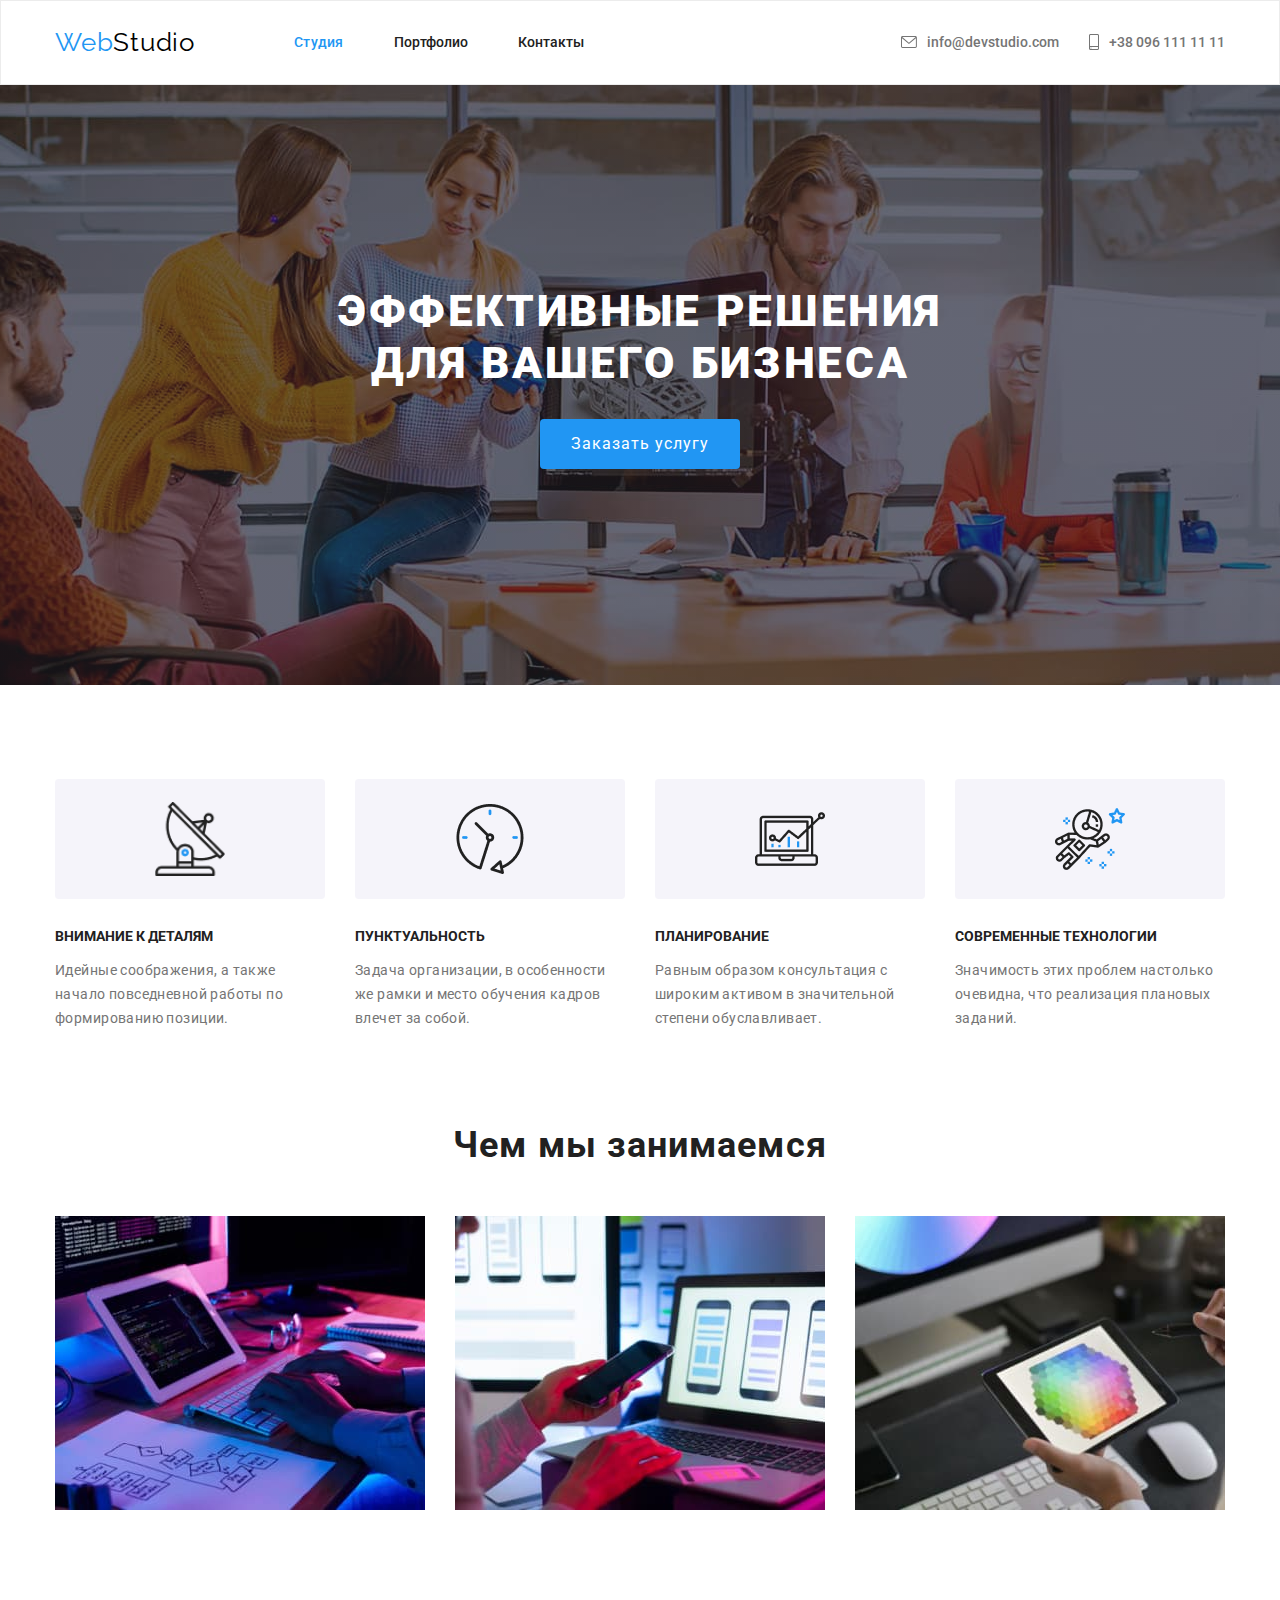
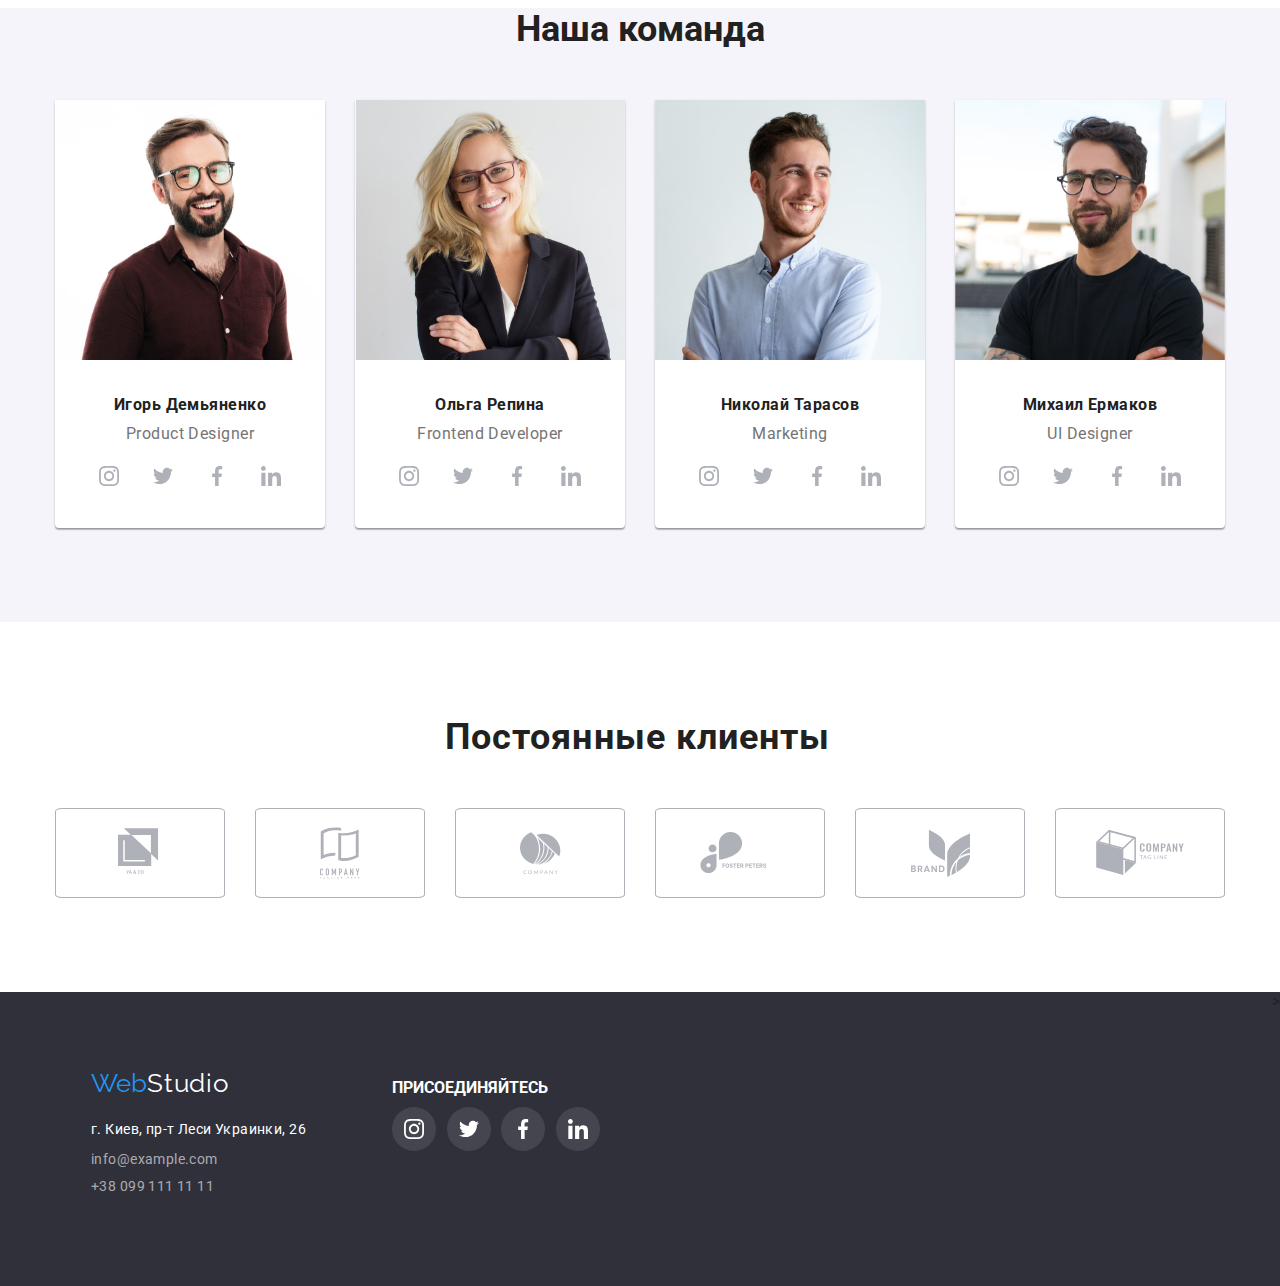
<file: index.html>
<!DOCTYPE html>
<html lang="ru">
<head>
    <meta charset="UTF-8">
    <meta name="viewport" content="width=device-width, initial-scale=1.0">
    <link rel="preconnect" href="https://fonts.gstatic.com">
    <link href="https://fonts.googleapis.com/css2?family=Raleway:wght@700&family=Roboto:wght@100;400;500;700&display=swap"
     rel="stylesheet">
    <link rel="stylesheet" href="./modern-normalize.css">
    <link rel="stylesheet" href="./styles.css">
    <title>Главная</title>
</head>
<body>
    <header id="header">
        <div class="container">
          <div class="header-all">
             <p class="logo">Web<span>Studio</span></p>
             <nav class="nav">
                 <ul class="site-nav">
                     <li><a href="./index.html" class="link current">Cтудия</a></li>
                     <li><a href="./portfolio.html" class="link">Портфолио</a></li>
                     <li><a href="#" class="link">Контакты</a></li>
                 </ul>
                  <ul class="auth-nav">
                     <li class="iconhead">
                            <a class="nav-mailo" href="mailo:info@devstudio.com">
                              <svg class="icons-mail">
                                 <use href="./images/symbol-defs.svg#icon-mail"></use>
                               </svg> info@devstudio.com
                            </a>
                        </li>
                     <li class="iconhead">
                          <a class="nav-tel" href="tel:+38096111111">
                              <svg class="icons-phon">
                                 <use href="./images/symbol-defs.svg#icon-phone"></use>
                              </svg>+38 096 111 11 11
                            </a>
                     </li>
                   </ul>
              </nav>
         </div>
     </div>
    </header>
    <main>
        <section class="hero">
            <div class="hero-section">
              <h1>Эффективные решения <br/>для вашего бизнеса</h1>
              <button class="btn" type="button">Заказать услугу</button> 
            </div>
        </section>
         <section class="list">
             <div class="container">
                 <ul class="list-item">
                        <li class="list-ett icon-ant">
                            <h3>ВНИМАНИЕ К ДЕТАЛЯМ</h3>
                            <p>Идейные соображения, а также начало повседневной работы по формированию позиции.</p>
                        </li>
                        <li class="list-ett icon-clock" >
                            <h3>ПУНКТУАЛЬНОСТЬ</h3>
                            <p>Задача организации, в особенности же рамки и место обучения кадров влечет за собой.</p>
                        </li>
                        <li class="list-ett icon-dia">
                            <h3>ПЛАНИРОВАНИЕ</h3>
                            <p>Равным образом консультация с широким активом в значительной степени обуславливает.</p>
                        </li>
                        <li class="list-ett icon-astro">
                            <h3>СОВРЕМЕННЫЕ ТЕХНОЛОГИИ</h3>
                            <p>Значимость этих проблем настолько очевидна, что реализация плановых заданий.</p>
                        </li>
                  </ul>
              </div>
         </section>
            <section class="work"> 
                <div class="container">
                <h2>Чем мы занимаемся</h2>
                <ul class="work-box">
                    <li class="box-one">
                        <img  src="./images/box1.jpg" alt="box1">
                    </li>
                    <li class="box-one">
                        <img  src="./images/box2.jpg" alt="box2">
                    </li>
                    <li class="box-one">
                        <img  src="./images/box3.jpg" alt="ibox3">
                    </li>
                </ul>
            </div>
            </section>
            <section class="team">
                <h2>Наша команда</h2>
                <div class="container">
                    <ul class="team-all">
                        <li class="team-designer">
                            <img class="designer" src="./images/img-1.jpg" alt="Игорь Демьяненко">
                            <div class="team-name">
                                <h4>Игорь Демьяненко</h4>
                                <p>Product Designer</p>
                            </div>
                            <!-- ******соцсети***** -->
                            <div class="block-seti" >
                                <ul class="socials-list">
                                    <li>
                                        <a class="soc-icon" href="">
                                            <svg class="icons">
                                                <use href="./images/symbol-defs.svg#icon-instagram"></use>
                                            </svg>
                                        </a>
                                    </li>
                                    <li>
                                        <a class="soc-icon" href="">
                                            <svg class="icons">
                                                <use href="./images/symbol-defs.svg#icon-twitter"></use>
                                            </svg>
                                        </a>
                                    </li>
                                    <li>
                                        <a class="soc-icon" href="">
                                            <svg class="icons">
                                                <use href="./images/symbol-defs.svg#icon-facebook"></use>
                                            </svg>
                                        </a>
                                    </li>
                                    <li>
                                        <a class="soc-icon" href="">
                                            <svg class="icons">
                                                <use href="./images/symbol-defs.svg#icon-linkedin"></use>
                                            </svg>
                                        </a>
                                    </li>
                                </ul>
                            </div>
                        </li>
                        <li class="team-developer">
                            <img class="developer" src="./images/img-2.jpg" alt="Ольга Репина">
                            <div class="team-name">
                                <h4>Ольга Репина</h4>
                                <p>Frontend Developer</p>
                            </div>
                            <div class="block-seti" >
                                <ul class="socials-list">
                                    <li>
                                        <a class="soc-icon" href="">
                                            <svg class="icons">
                                                <use href="./images/symbol-defs.svg#icon-instagram"></use>
                                            </svg>
                                        </a>
                                    </li>
                                    <li>
                                        <a class="soc-icon" href="">
                                            <svg class="icons">
                                                <use href="./images/symbol-defs.svg#icon-twitter"></use>
                                            </svg>
                                        </a>
                                    </li>
                                    <li>
                                        <a class="soc-icon" href="">
                                            <svg class="icons">
                                                <use href="./images/symbol-defs.svg#icon-facebook"></use>
                                            </svg>
                                        </a>
                                    </li>
                                    <li>
                                        <a class="soc-icon" href="">
                                            <svg class="icons">
                                                <use href="./images/symbol-defs.svg#icon-linkedin"></use>
                                            </svg>
                                        </a>
                                    </li>
                                </ul>
                            </div>
                        </li>
                        <li class="team-marketing">
                            <img class="marketing" src="./images/img-3.jpg" alt="Николай Тарасов">
                            <div class="team-name">
                                <h4>Николай Тарасов</h4>
                                <p>Marketing</p>
                            </div>
                            <div class="block-seti" >
                                <ul class="socials-list">
                                    <li>
                                        <a class="soc-icon" href="">
                                            <svg class="icons">
                                                <use href="./images/symbol-defs.svg#icon-instagram"></use>
                                            </svg>
                                        </a>
                                    </li>
                                    <li>
                                        <a class="soc-icon" href="">
                                            <svg class="icons">
                                                <use href="./images/symbol-defs.svg#icon-twitter"></use>
                                            </svg>
                                        </a>
                                    </li>
                                    <li>
                                        <a class="soc-icon" href="">
                                            <svg class="icons">
                                                <use href="./images/symbol-defs.svg#icon-facebook"></use>
                                            </svg>
                                        </a>
                                    </li>
                                    <li>
                                        <a class="soc-icon" href="">
                                            <svg class="icons">
                                                <use href="./images/symbol-defs.svg#icon-linkedin"></use>
                                            </svg>
                                        </a>
                                    </li>
                                </ul>
                            </div>
                        </li>
                        <li class="team-ui">
                            <img class="ui" src="./images/img-4.jpg" alt="Михаил Ермаков">
                            <div class="team-name">
                                <h4>Михаил Ермаков</h4>
                                <p>UI Designer</p>
                            </div>
                            <div class="block-seti" >
                                <ul class="socials-list">
                                    <li>
                                        <a class="soc-icon" href="">
                                            <svg class="icons">
                                                <use href="./images/symbol-defs.svg#icon-instagram"></use>
                                            </svg>
                                        </a>
                                    </li>
                                    <li>
                                        <a class="soc-icon" href="">
                                            <svg class="icons">
                                                <use href="./images/symbol-defs.svg#icon-twitter"></use>
                                            </svg>
                                        </a>
                                    </li>
                                    <li>
                                        <a class="soc-icon" href="">
                                            <svg class="icons">
                                                <use href="./images/symbol-defs.svg#icon-facebook"></use>
                                            </svg>
                                        </a>
                                    </li>
                                    <li>
                                        <a class="soc-icon" href="">
                                            <svg class="icons">
                                                <use href="./images/symbol-defs.svg#icon-linkedin"></use>
                                            </svg>
                                        </a>
                                    </li>
                                </ul>
                            </div>
                        </li>
                    </ul>
                </div>
            </section>
            <section class="partner">
                <div class="container">
                    <h2>Постоянные клиенты</h2>
                    <ul class="partnet-all">
                        <li class="partner-item" >
                            <a class="partner-one" href="">
                                <svg class="icons-one" width="44.27px" height="49.23px"> 
                                    <use href="./images/symbol-defs.svg#icon-logo-1"></use>
                                </svg> 
                            </a>
                        </li>
                        <li class="partner-item" >
                            <a class="partner-one" href="">
                                <svg class="icons-two" width="40px" height="52px">
                                    <use href="./images/symbol-defs.svg#icon-logo-2"></use>
                                </svg> 
                            </a>
                        </li>
                        <li class="partner-item" >
                            <a class="partner-one" href="">
                                <svg class="icons-three" width="41px" height="42.6px">
                                    <use href="./images/symbol-defs.svg#icon-logo-3"></use>
                                </svg> 
                            </a>
                        </li>
                        <li class="partner-item" >
                            <a class="partner-one" href="">
                                <svg class="icons-four" width="79.66px" height="42.02px">
                                    <use href="./images/symbol-defs.svg#icon-logo-4"></use>
                                </svg> 
                            </a>
                        </li>
                        <li class="partner-item" >
                            <a class="partner-one" href="">
                                <svg class="icons-five" width="59px" height="47px">
                                    <use href="./images/symbol-defs.svg#icon-logo-5"></use>
                                </svg> 
                            </a>
                        </li>
                        <li class="partner-item" >
                            <a class="partner-one" href="">
                                <svg class="icons-six" width="88.48px" height="45.44px">
                                    <use href="./images/symbol-defs.svg#icon-logo-6"></use>
                                </svg> 
                            </a>
                        </li>
                    </ul>
                </div>
            </section>
    </main>
    <footer id="footer">
        <div class="container">
            <ul class="webseti">
               <li class="webseti-li">
                 <div class="footer-all">
                 <p class="logo-foot">Web<span>Studio</span></p>
                 <address class="info-studio">
                    <span >г. Киев, пр-т Леси Украинки, 26 </span> <br/>
                    <a class="foot-mail" href="mailo:info@example.com">info@example.com</a><br/>
                    <a href="tel:+380991111111">+38 099 111 11 11</a>
                  </address>
                 </div>
              </li>
             <li>
              <div class="soclist-footer">
                <h4>ПРИСОЕДИНЯЙТЕСЬ</h4>
                <ul class="soc-footer">
                 <li class="soc-link">
                     <a class="twit-foot" href="">
                         <svg class="icons-foot">
                             <use href="./images/symbol-defs.svg#icon-instagram"></use>
                         </svg>
                     </a>
                 </li>
                 <li class="soc-link">
                     <a class="twit-foot" href="">
                         <svg class="icons-foot">
                             <use href="./images/symbol-defs.svg#icon-twitter"></use>
                         </svg>
                     </a>
                 </li>
                 <li class="soc-link">
                     <a class="twit-foot" href="">
                         <svg class="icons-foot">
                             <use href="./images/symbol-defs.svg#icon-facebook"></use>
                         </svg>
                     </a>
                 </li>
                 <li class="soc-link">
                     <a class="twit-foot" href="">
                         <svg class="icons-foot">
                             <use href="./images/symbol-defs.svg#icon-linkedin"></use>
                         </svg>
                     </a>
                 </li>
                </ul>
            </div>
          </li>
          </ul>
        </div>>
    </footer>
</body>
</html>
</file>
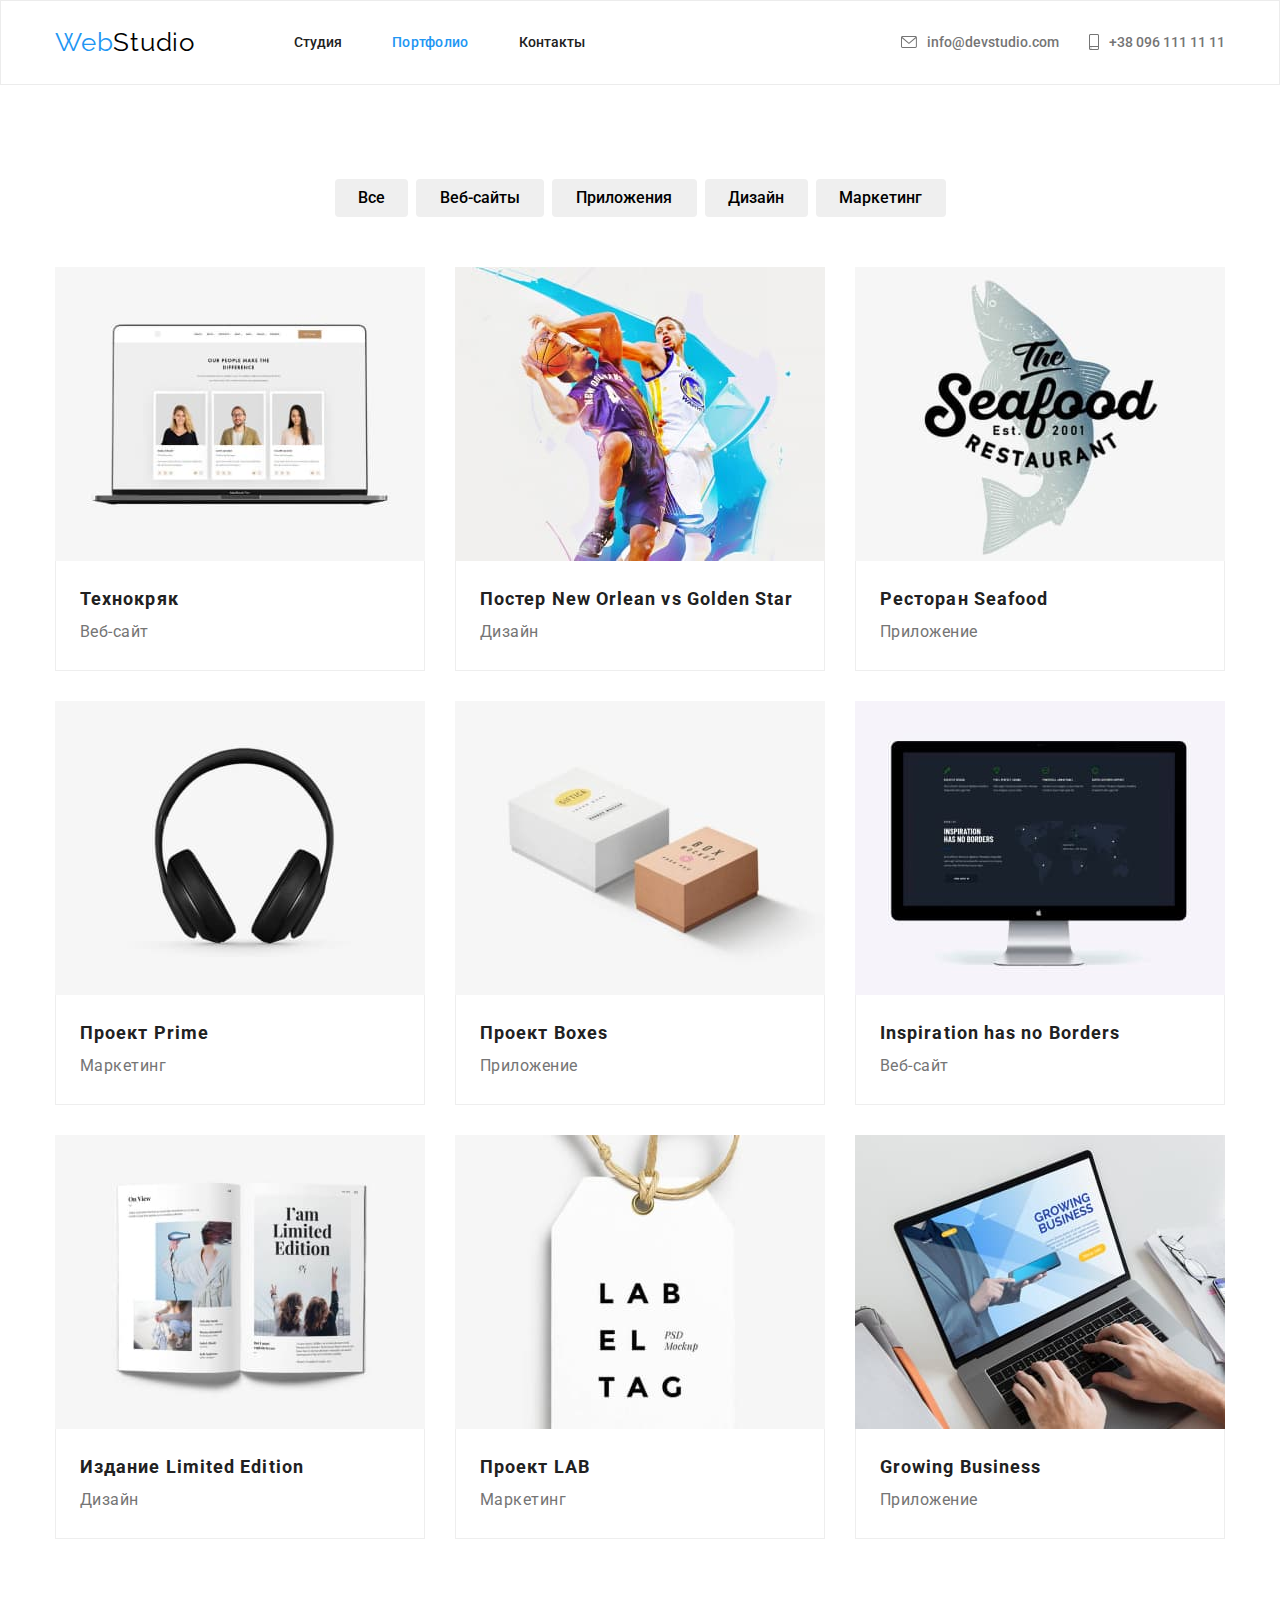
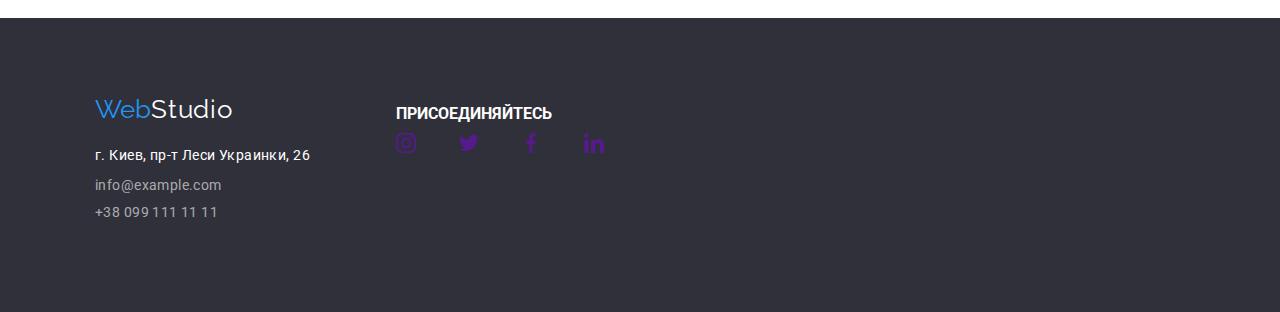
<file: portfolio.html>
<!DOCTYPE html>
<html lang="ru">
<head>
    <meta charset="UTF-8">
    <meta name="viewport" content="width=device-width, initial-scale=1.0">
    <link rel="preconnect" href="https://fonts.gstatic.com">
    <link href="https://fonts.googleapis.com/css2?family=Raleway:wght@700&family=Roboto:wght@100;400;500;700&display=swap"
     rel="stylesheet">
     <link rel="stylesheet" href="./modern-normalize.css">
     <link rel="stylesheet" href="./styles.css">
    <title>Портфолио</title>
</head>
<body>
    <header id="header">
        <div class="container">
            <div class="header-all">
              <p class="logo">Web<span>Studio</span></p>
              <nav class="nav">
                 <ul class="site-nav">
                     <li><a href="./index.html" class="link">Cтудия</a></li>
                     <li><a  href="./portfolio.html" class="link current">Портфолио</a></li>
                     <li><a href="#" class="link">Контакты</a></li>
                  </ul>
                  <ul class="auth-nav">
                     <li class="iconhead">
                        <a class="nav-mailo" href="mailo:info@devstudio.com">
                          <svg class="icons-mail">
                             <use href="./images/symbol-defs.svg#icon-mail"></use>
                           </svg> info@devstudio.com
                        </a>
                    </li>
                 <li class="iconhead">
                      <a class="nav-tel" href="tel:+38096111111">
                          <svg class="icons-phon">
                             <use href="./images/symbol-defs.svg#icon-phone"></use>
                          </svg>+38 096 111 11 11
                        </a>
                 </li>
                  </ul>
              </nav>
           </div>
        </div>
    </header>
    <main>
        <div class="container">
            <section class="portfolio">
                <ul class="portfolio-filter">
                    <li class="item"><button class="vse" type="button">Все</button></li>
                    <li class="item"><button class="veb" type="button">Веб-сайты</button></li>
                    <li class="item"><button class="pri" type="button">Приложения</button></li>
                    <li class="item"><button class="diz" type="button">Дизайн</button></li>
                    <li class="item"><button class="mark" type="button">Маркетинг</button></li>
                </ul>
                <ul class="portfolio-card">
                   <li>
                       <img src="./images/img1.jpg" alt="box1">
                       <div class="cards">
                          <h3>Технокряк</h3>
                          <p>Веб-сайт</p>
                       </div>
                    </li>
                    <li>
                        <img src="./images/img2.jpg" alt="box2">
                        <div class="cards">
                          <h3>Постер New Orlean vs Golden Star</h3>
                          <p>Дизайн</p>
                        </div>
                     </li> 
                     <li>
                        <img src="./images/img3.jpg" alt="box3">
                        <div class="cards">
                         <h3>Ресторан Seafood</h3>
                         <p>Приложение</p>
                        </div>
                     </li> 
                     <li>
                        <img src="./images/img4.jpg" alt="box4">
                        <div class="cards">
                         <h3>Проект Prime</h3>
                         <p>Маркетинг</p>
                        </div>
                     </li> 
                     <li>
                        <img src="./images/img5.jpg" alt="box5">
                        <div class="cards">
                         <h3>Проект Boxes</h3>
                         <p>Приложение</p>
                        </div>
                     </li> 
                     <li>
                        <img src="./images/img6.jpg" alt="box6">
                        <div class="cards">
                         <h3>Inspiration has no Borders</h3>
                         <p>Веб-сайт</p>
                        </div>
                     </li> 
                     <li>
                        <img src="./images/img7.jpg" alt="box7">
                        <div class="cards">
                          <h3>Издание Limited Edition</h3>
                          <p>Дизайн</p>
                        </div>
                     </li> 
                     <li>
                        <img src="./images/img8.jpg" alt="box8">
                        <div class="cards">
                          <h3>Проект LAB</h3>
                          <p>Маркетинг</p>
                        </div>
                     </li> 
                     <li>
                        <img src="./images/img9.jpg" alt="box9">
                        <div class="cards">
                         <h3>Growing Business</h3>
                         <p>Приложение</p>
                        </div>
                     </li> 
                </ul>
            </section>
        </div>
       
    </main>
    <footer id="footer">
        <div class="container">
           <ul class="webseti">
              <li class="webseti-li">
                <div class="footer-all">
                <p class="logo-foot">Web<span>Studio</span></p>
                <address class="info-studio">
                   <span >г. Киев, пр-т Леси Украинки, 26 </span> <br/>
                   <a class="foot-mail" href="mailo:info@example.com">info@example.com</a><br/>
                   <a href="tel:+380991111111">+38 099 111 11 11</a>
                 </address>
                </div>
             </li>
            <li>
             <div class="soclist-footer">
               <h4>ПРИСОЕДИНЯЙТЕСЬ</h4>
               <ul class="soc-footer">
                <li class="soc-link">
                    <a class="twit" href="">
                        <svg class="icons">
                            <use href="./images/symbol-defs.svg#icon-instagram"></use>
                        </svg>
                    </a>
                </li>
                <li class="soc-link">
                    <a class="twit" href="">
                        <svg class="icons">
                            <use href="./images/symbol-defs.svg#icon-twitter"></use>
                        </svg>
                    </a>
                </li>
                <li class="soc-link">
                    <a class="twit" href="">
                        <svg class="icons">
                            <use href="./images/symbol-defs.svg#icon-facebook"></use>
                        </svg>
                    </a>
                </li>
                <li class="soc-link">
                    <a class="twit" href="">
                        <svg class="icons">
                            <use href="./images/symbol-defs.svg#icon-linkedin"></use>
                        </svg>
                    </a>
                </li>
               </ul>
           </div>
         </li>
         </ul>
       </div>
    </footer>
</body>
</html>
</file>
<file: styles.css>
:root { 
  --text-color-black: #212121;
  --text-color-grey: #757575;
  --text-color-white: #FFFFFF;
  --accent-color: #2196F3;
  --bt-primary: #F5F4FA;
  --bt-second: #2196F3;
  --block-color: #F5F4FA;
  --color-footer: #2F303A;
  --color-svg: #AFB1B8;
 }

 /* text-align: center; -выравнивает текстовые элементы по центру */

 /* h1.
  h2.
  h3 {
   margin-top: 0; сбрасиваем нужные отступы всем h
 } */
 /* !ЗАДАЕМ ВСЕМ элементам box-sizing: border-box, кому надо унаследуйте его! */
 html {
  box-sizing: border-box;
}

*, *::before, *::after {
  box-sizing: border-box;
}

 body {
  color: var(--text-color-black);
  font-family: Roboto, sans-serif;
  /* width: 1600px; */
  margin: 0;
}

 button {
  font-family: Roboto, sans-serif;
 }
.container {
  width: 1200px;
  padding-left: 15px;
  padding-right: 15px;
  margin-right: auto;
  margin-left: auto;
}

ul {
    list-style: none;
  }
  /* убралив ссылках подчеркивание.лучше убирать точечнов нужном месте.
   не задават всем МОЖНО ПЕРЕНЕСТИ В МОДЕРН -НОРМАЛАЙЗ */
a {
  text-decoration: none;
}

/************** id-идендтификатор hedera-#headre
justify-content: space-between; -распределение элементов по горизонтали*****/
#header {
  display: flex;
  align-items: center;
  width: auto;
  border: 1px solid #ECECEC;
}

.header-all {
  display: flex;
  align-items: center;
  justify-content: space-between;
}


.logo {
  color: var(--accent-color);
  display: inline-block;
  font-family: Raleway;
  min-width: 145px;
  margin-right: 93px;
  font-size: 26px;
  line-height: 1.19;
  letter-spacing: 0.03em;
}

.logo span{
  color: #000000;
  font-size: 26px;
  line-height: 1.19;
  letter-spacing: 0.03em;
}

/********* ШАПКА header nav PORTFOLIO***************/
  
.site-nav a{
  color: var(--text-color-black);
}
.site-nav {
  display: flex;
  margin-top: auto;
  margin-bottom: auto;
  padding-left: 0;
  padding-top: 32px;
  padding-bottom: 32px;
}

.auth-nav {
  display: inline-flex;
  align-items: center;
  margin-bottom: 0;
  padding-left: 0;
  margin-top: 0;
  padding-top: 32px;
  padding-bottom: 32px;
}

/************** Иконки хедера *******/
.nav-mailo {
  display: flex;
  align-items: center;
}
.icons-mail {
  display: flex;
  width: 16px;
  height: 12px;
  fill: currentColor;
  margin-right: 10px;
}

.nav-tel{
  display: flex;
  align-items: center;
}
.icons-phon {
  display: flex;
  width: 10px;
  height: 16px;
  fill: currentColor;
  margin-right: 10px;
}

.iconhead,
.iconheadphon {
  display: inline-flex;
  align-items: center;  
}

.nav {
  display: inline-block;
  display: flex;
  justify-content: space-between;
  font-weight: 500;
  font-size: 14px;
  line-height: 1.143;
  width: 931px;
}

.auth-nav li:last-child {
  margin-left: 30px;
}
 
.site-nav li:not(:last-child) {
   margin-right: 50px;
}
 /************** ЛОГОТИП в футере *************/

.logo-foot {
  font-family: Raleway;
  display: inline-block;
  margin-top: 0;
  margin-bottom: 0;
  color: #2196F3;
  font-size: 26px;
  line-height: 1.19;
  padding-top: 60px;
  padding-right: auto;
  padding-bottom: 20px;
}

.logo-foot span, .logo-span{
  font-size: 26px;
  line-height: 1.19;
}

.foot-mail {
  display: inline-block;
  padding-top: 9px;
  padding-bottom: 9px;
}

   /************ footer*************8 */
#footer {
background-color: var(--color-footer);
display: flex
;
} 

.footer-all {
  width: 231px;
  height: 262px;
  margin-left: 0;
  margin-right: auto;
}
.info-studio {
  display: block;
  padding-bottom: 60px;
}
  
.info-studio a,span{
  display: inline-block;
  color: #FFFFFF;
  font-size: 14px;
  line-height: 1,71;
  letter-spacing: 0.03em;
  font-style: normal;
  font-weight: normal;
}
.info-studio a {
  color: rgba(255, 255, 255, 0.6);
  font-size: 14px;
  line-height: 1,71;
  letter-spacing: 0.03em;
  font-style: normal;
  font-weight: normal;
}

.info-studio span {
width: 231px;
height: 21px;
}

.site-nav a:hover,
.site-nav a:focus {
  color: #2196F3;
  cursor: pointer;
} 
  
  /* подсвечивается активная  СТАНИЦА сейчас, где находимся */
.site-nav .link.current {
 color: var(--accent-color);
 font-weight: 500;
 font-size: 14px;
 line-height: 1.143;
 letter-spacing: 0.02em;
}

.auth-nav a{
  color: var(--text-color-grey);
}
.auth-nav a:hover,
.auth-nav a:focus {
  color: #2196F3;
}

.portfolio-filter button:hover,
.portfolio-filter button:focus {
  color: #FFFFFF;
  background-color: var(--bt-second);
  font-style: normal;
  letter-spacing: 0.03em;
  font-weight: 500;
  font-size: 16px;
  line-height: 1.625;
  cursor: pointer;
}
   
  /****************** main portfolio********/
.portfolio-filter {
  display: flex;
  justify-content: center;
  margin-top: 0;
  margin-bottom: 0;
  padding-left: 0; 
  margin-bottom: 50px;

  }

.portfolio {
 /* background: lightpink; */
 margin-top: 94px;
 margin-bottom: 94px;
}

.portfolio-card p {
  color: var(--text-color-grey);
  width: 322px;
  height: 36px; 
  font-size: 16px;
  line-height: 1.88;
  letter-spacing: 0.03em; 
  height: 30px;
  margin-top: 0;
  margin-right: 0;
  margin-bottom: 0;
  margin-left: 0;
}

.portfolio-card h3{
  color: var(--text-color-black);
  font-size: 18px;
  line-height: 2;
  letter-spacing: 0.06em;
  font-weight: bold;
  /* background-color: mediumblue; */
  width: 322px;
  height: 36px;  
  margin-top: 0;
  margin-right: 0;
  margin-bottom: 0;
  margin-left: 0;
 }

.portfolio-card li {
  box-sizing: border-box;
  width: 370px;
  height: 404px;
  margin: 15px;
}

  /**** у последних 3х элементов li отступ margin-bottom: 0 px  *** */
.portfolio-card li:nth-last-child(-n + 3) {
  margin-bottom: 0;
}
 
.portfolio-card img {
  display: block;
}

.portfolio-card {
  display: flex;
  flex-wrap: wrap;
  /* задали всем элементам списка li 15px (получили отступы по 30)
  классу добавили margin: -15px;   и убрали  ненужные отступы */
  margin: -15px; 
  padding-left: 0;

} 
 .portfolio-card li:hover{
  box-shadow: 0px 3px 1px rgba(0, 0, 0, 0.1), 
 0px 1px 2px rgba(0, 0, 0, 0.08), 
 0px 2px 2px rgba(0, 0, 0, 0.12);
 }

.cards {
  height: 110px;
  padding: 20px 24px; 
  border: 1px solid #EEEEEE;
  border-top: inherit;
}


.portfolio-filter .item + .item {
   margin-left: 8px;   
   /* добавили отступ между кнопками 8пх, всем соседям от1го элемента
   при добавление еще одной кнопки, отступы сохраняются автоматически
   можно через not:last-chaild  */
 }

 /* ******кнопки фильтрации с портфолио ******/
.vse {
  width: 73px;
  height: 38px;
  font-weight: 500;
  font-size: 16px;
  line-height: 1.63;
  border-radius: 4px;
  border-color: transparent;
 }
.veb {
  width: 128px;
  height: 38px;
  font-weight: 500;
  font-size: 16px;
  line-height: 1.63;
  border-radius: 4px;
  border-color: transparent;
  
 }
.pri {
  width: 145px;
  height: 38px;
  font-weight: 500;
  font-size: 16px;
  line-height: 1.63;
  border-radius: 4px;
  border-color: transparent;
 }
.diz {
  width: 103px;
  height: 38px;
  font-weight: 500;
  font-size: 16px;
  line-height: 1.63;
  border-radius: 4px;
  border-color: transparent;
 }
.mark {
  width: 130px;
  height: 38px;
  font-weight: 500;
  font-size: 16px;
  line-height: 1.63;
  border-radius: 4px;
  border-color: transparent;
}

/************* index  он же STUDIO******************* */

.hero-section {
  width: auto;
  height: 600px;
  text-align: center;
  padding-top: 200px;
  padding-bottom: 200px;
}

.hero {
  background-color: var(--color-footer);
  max-width: 1600px;
  height: 600px;
  margin-right: auto;
  margin-left: auto;
  /* background-image: url(./images/Imgheader.jpg); */
   /* при изменении рр раб.страницы,картинка будет по центру */
  background-position: center;
  background-repeat: no-repeat; 
  background-size: cover;
  background-image: linear-gradient( 
    to right, rgba(47, 48, 58, 0.4), rgba(47, 48, 58, 0.4)),
    url(./images/Imgheader.jpg);
}

h1 {
  color: var(--text-color-white);
  margin-top: 0;
  margin-bottom: 0;
  font-weight: 900;
  font-size: 44px;
  line-height: 1,36;
  letter-spacing: 0.06em;
  text-transform: uppercase;
}

.btn {
  color: var(--text-color-white);
  background-color: var(--accent-color);
  min-width: 200px;
  height: 50px;
  border-radius: 4px;
  font-size: 16px;
  line-height: 1.88;
  letter-spacing: 0.06em;
  margin-top: 30px;
  border: #000000;
}

 /*********** перечень .list  ***************/
.list {
  padding-top: 94px;
  padding-bottom: 94px;
}

.list li {
   margin-right: 30px;
}
.list li:last-child {
 margin-right: 0px;
}

.list-item {
  display: flex;
  margin-top: 0;
  margin-bottom: 0;
  padding-left: 0;
 }

.list-item h3 {
  color: var(--text-color-black);
  font-size: 14px;
  line-height: 1.14;
  margin-top: 0;
  margin-bottom: 10;
  width: 270px;
  height: 16px;
 }

.list-item p {
  color: var(--text-color-grey);
  width: 270px;
  min-height: 75px;
  font-size: 14px;
  line-height: 1.71;
  margin-top: 0;
  margin-bottom: 0;
  letter-spacing: 0.03em;
 }

  .list-ett {
    width: 270px;
    height: 251px;
  }

.list-ett::before {
  display: block;
  content: '';
  height: 120px;
  margin-bottom: 30px;
  background-color: #F5F4FA;
  background-size: contain;
  background-repeat: no-repeat;
  background-position: center;
  border-radius: 4px;
}

.icon-ant::before {
  background-image: url(./images/anten.png);
  background-size: 70px;
  padding: 25px 100px;
}

.icon-clock::before {
  background-image: url(./images/clock.png);
  background-size: 70px;
  padding: 25px 100px;
}

.icon-dia::before {
  background-image: url(./images/diagr.png);
  background-size: 70px;
  padding: 25px 100px;
}

.icon-astro::before {
  background-image: url(./images/astro.png);
  background-size: 70px;
  padding: 25px 100px;
}
/*********** box  с картинками Studio (index) ************/
.work {
  display: flex;
  padding-bottom: 94px;
  margin-right: auto;
  margin-left: auto;
}

.work-box {
  display: flex;
  justify-content: space-between;
  margin-top: 0;
  margin-bottom: 0;
  padding-left: 0;
}

 .work h2 {
   color: var(--text-color-black);
   margin-top: 0;
   margin-bottom: 50px;
   font-style: normal;
   font-weight: bold;
   font-size: 36px;
   line-height: 1,67;
   text-align: center;
   letter-spacing: 0.03em;
 }

 .box-one img{
   width: 370px;
 }
/************Наша команда блок **************/
.team  {
  background-color: var(--block-color);
}


/* !!!!!!!!!!!!!!!!!!!!!!соцсети!!!!!!!!!!!!!!!!!!!! */
.block-seti {
  display: inline-flex;
  width: 270px;
  padding-bottom: 30px;
  padding-right: 32px;
  padding-left: 32px;
}

.socials-list {
  display: flex;
  padding-left: 0;
  width: 206px;
  justify-content: space-between;
}

.icons {
  display: inline-flex;
  width: 20px;
  height: 20px;
  fill: currentColor;
  align-items: center;
}


.soc-icon {
 display: flex; 
 align-items: center; 
 justify-content: center; 
  width: 44px;
  height: 44px;
  border-radius: 50%;
  color: #AFB1B8;;
  background-color: var(--text-color-white);
}
.soc-icon:hover,
.soc-icon:focus {
  background-color: #2196F3 ;
  color: var(--text-color-white);
  cursor: pointer;
}


/* !!!!!!!!!!!!!!!!!!!!!!соцсети!!!!!!!!!!!!!!!!!!!! */

.team h2 {
  margin-top: 0;
  margin-bottom: 0;
  text-align: center;
  font-size: 36px;
  line-height: 1.167;
  margin-bottom: 50px;
}

.team-all {
  margin-top: 0;
  padding-bottom: 94px;
  margin-bottom: 0;
  padding-left: 0;
  display: flex;
  justify-content: space-between;
 }

  .designer,
  .developer, 
  .marketing,
  .ui {
    width: 270px;
    height: 260px;
 }

.team-designer{
  background-color: var(--text-color-white);
  width: 270px;
  height: 428px;
  box-shadow: 0px 1px 3px rgba(0, 0, 0, 0.12), 0px 1px 1px rgba(0, 0, 0, 0.14), 0px 2px 1px rgba(0, 0, 0, 0.2);
  border-bottom-right-radius: 4px;
  border-bottom-left-radius: 4px; 
}


.team-developer {
  background-color: var(--text-color-white);
  width: 270px;
  height: 428px;
  box-shadow: 0px 1px 3px rgba(0, 0, 0, 0.12), 0px 1px 1px rgba(0, 0, 0, 0.14), 0px 2px 1px rgba(0, 0, 0, 0.2);
  border-bottom-right-radius: 4px;
  border-bottom-left-radius: 4px;

}


.team-marketing {
  background-color: var(--text-color-white);
  width: 270px;
  height: 428px;
  box-shadow: 0px 1px 3px rgba(0, 0, 0, 0.12), 0px 1px 1px rgba(0, 0, 0, 0.14), 0px 2px 1px rgba(0, 0, 0, 0.2);
  border-bottom-right-radius: 4px;
  border-bottom-left-radius: 4px;
}

 .team-ui {
   background-color: var(--text-color-white);
  width: 270px;
  height: 428px;
  box-shadow: 0px 1px 3px rgba(0, 0, 0, 0.12), 0px 1px 1px rgba(0, 0, 0, 0.14), 0px 2px 1px rgba(0, 0, 0, 0.2);
  border-bottom-right-radius: 4px;
  border-bottom-left-radius: 4px;
 }
 
 .designer,
 .developer,
 .marketing,
 .ui {
   display: block;
 }

 .team-all {
 text-align: center;
 }

 .team-all p {
  display: block;
  text-align: center;
  color: #757575;
  line-height: 1.88;
  letter-spacing: 0.03em;
  height: 19px;
  margin-top: 0;
  margin-bottom: 0;
}

.team-all h4{
  text-align: center;
  height: 19px;
  font-size: 16px;
  line-height: 1.88;
  letter-spacing: 0.03em;
  margin-bottom: 10px;
  margin-top: 0;
}

.team-name {
  margin-top: 0;
  margin-bottom: 0;
  padding-top: 30px;
  padding-bottom: 16px;
  padding-right: 10px;
  padding-left: 10px;
}

/************* ПАРТНЕРЫ **************/
.partner {
  display: flex;
}

.partnet-all{
  display: flex;
  justify-content: space-between;
  padding-left: 0;
  margin-top: 0;
  margin-bottom: 0;
  padding-bottom: 94px;
}
.partner h2 {
  font-size: 36px;
  line-height: 1.17;
  margin-left: 390px;
  letter-spacing: 0.03em;
  margin-top: 0;
  margin-bottom: 50px;
  padding-bottom: 0;
  padding-top: 94px;
}

.partner-one {
  fill: #AFB1B8;
}

.partner-one {
  display: inline-flex;
  align-items: center;
  justify-content: center;
  width: 170px;
  height: 90px;
  border: 1px solid #AFB1B8;
  border-radius: 4%;
}

.partner-one:hover {
 border-color: #2196F3;
 fill:  #2196F3;
}


/* !!!!!!!!!!!!!!!!!!!!!!соцсети footer!!!!!!!!!!!!!!!!!!!! */

.webseti {
display: inline-flex;
}

.soc-footer {
  display: inline-flex;
  width: 270px;
  padding-bottom: 30px;
  padding-right: 32px;
  padding-left: 32px;
}

.soc-footer {
  display: inline-flex;
  padding-left: 0;
  padding-right: 0;
  width: 208px;
  justify-content: space-between;
  margin-top: 0;
  margin-bottom: 0;
  padding-bottom: 0;
}
.soclist-footer h4{
  color: #FFFFFF;
  margin-top: 0;
  margin-bottom: 10px;
  margin-right: auto;
}

.icons-foot {
  display: inline-flex;
  width: 20px;
  height: 20px;
  fill: #FFFFFF;
  align-items: center;
}

.icons-foot:hover  {
  fill: var(--text-color-white);;
}

.twit-foot {
 display: inline-flex; 
 align-items: center; 
 justify-content: center;
  width: 44px;
  height: 44px;
  border-radius: 50%;
  background: rgba(255, 255, 255, 0.1);
}
.twit-foot:hover {
  background-color: #2196F3;
  cursor: pointer;
}

.soclist-footer {
  width: 206px;
  height: 80px;
  margin-left: 70px;
  padding-top: 0;
  margin-top: 70px;
}
</file>
